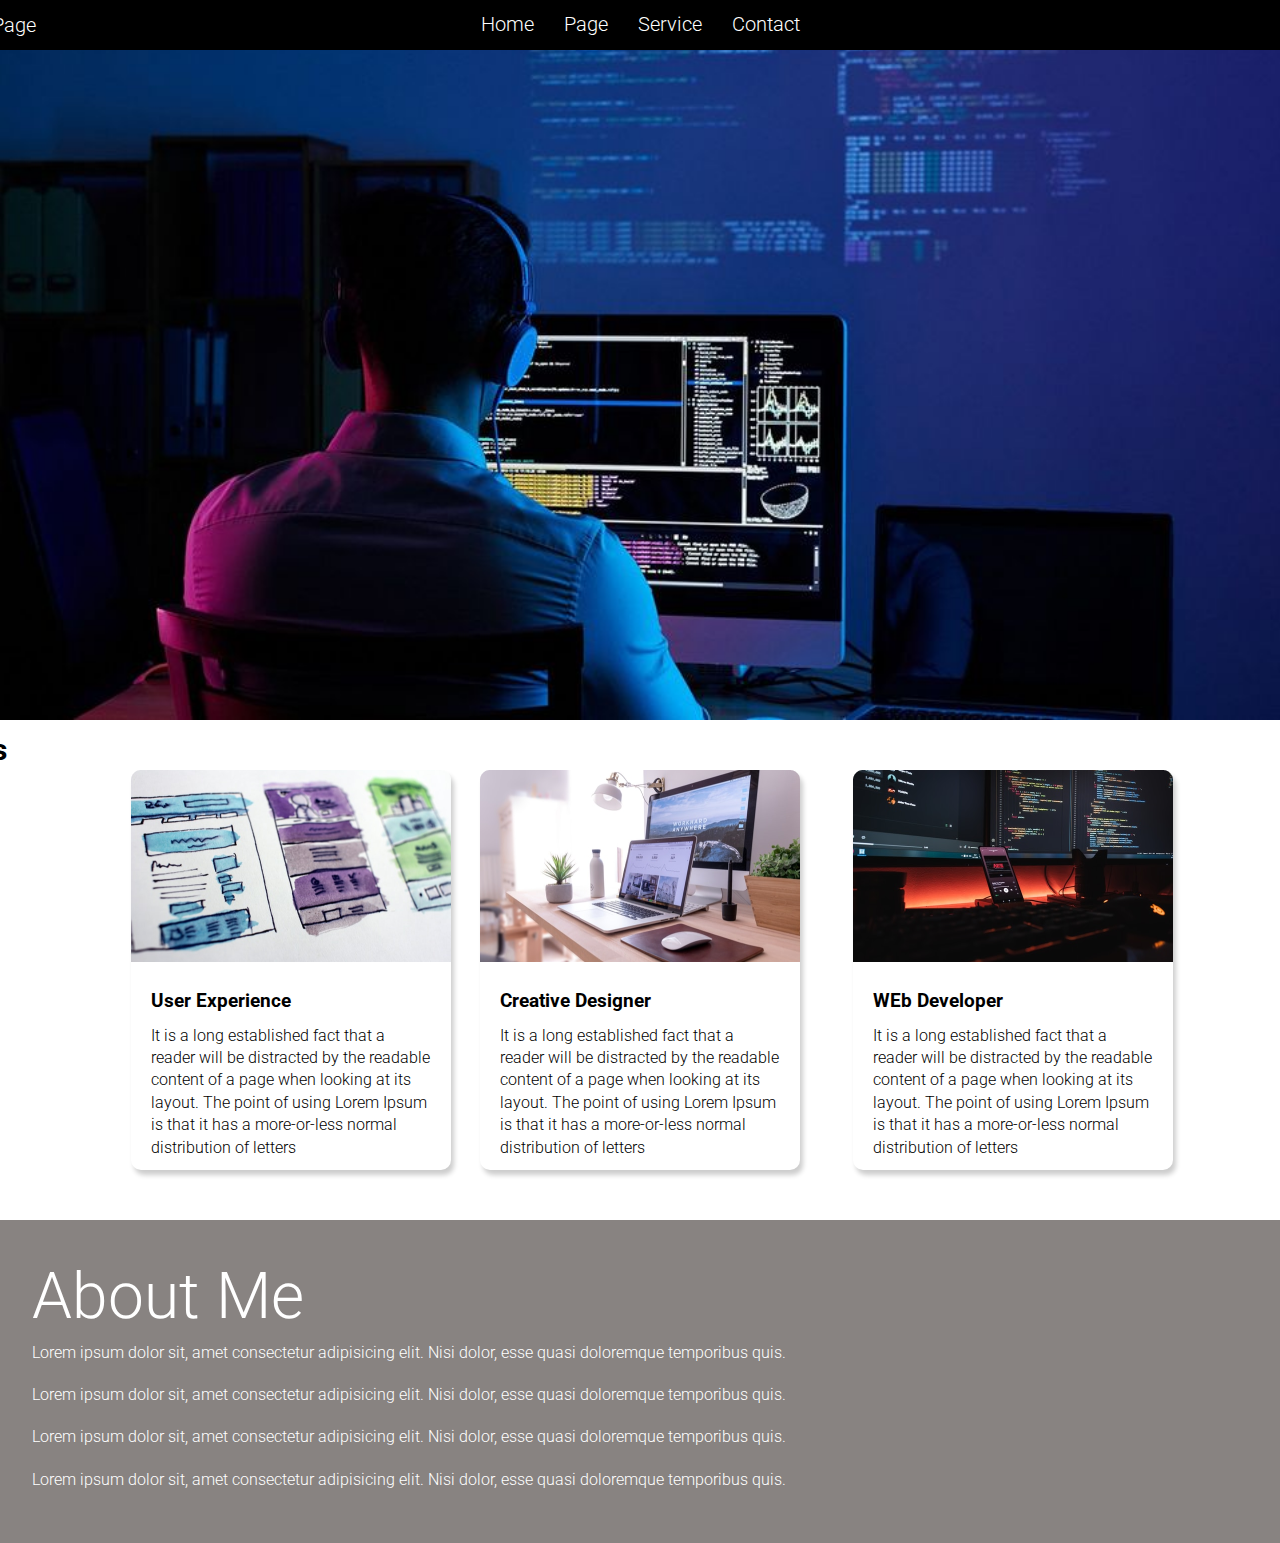
<file: Task1/index.html>
<!DOCTYPE html>
<html lang="en">

<head>
  <meta charset="UTF-8" />
  <meta http-equiv="X-UA-Compatible" content="IE=edge" />
  <meta name="viewport" content="width=device-width, initial-scale=1.0" />

  <link rel="stylesheet" href="style.css" />
</head>

<body>

  <section class="hero_section">
    <div class="text_container">

      <div class="header">
        <a href="#">Home</a>
        <a href="#">Page</a>
        <a href="#">Service</a>
        <a href="#">Contact</a>
      </div>

      <div class="landing">Landing Page</div>

    </div>
  </section>

  <section class="work">

    <div class="grid_item">
      <div class="services">Our <span>Services</span></div>
      <div class="card">
        <div class="image_container">
          <img src="images/uiux.png" alt="User Experience" />
        </div>


        <div class="card_content">

          <h3>User Experience</h3>
          <p>
            It is a long established fact that a reader will be distracted by the readable content of a page when
            looking at its layout. The point of using Lorem Ipsum is that it has a more-or-less normal distribution of
            letters
          </p>
        </div>
      </div>
    </div>
    <div class="grid_item">
      <div class="card">
        <div class="image_container">
          <img src="images/web.png" alt="Creative Designer" />
        </div>
        <div class="card_content">
          <h3>Creative Designer</h3>
          <p>
            It is a long established fact that a reader will be distracted by the readable content of a page when
            looking at its layout. The point of using Lorem Ipsum is that it has a more-or-less normal distribution of
            letters

          </p>
        </div>
      </div>
    </div>
    <div class="grid_item">
      <div class="card">
        <div class="image_container">
          <img src="images/image.png" alt="web development" />
        </div>
        <div class="card_content">
          <h3>WEb Developer</h3>
          <p>
            It is a long established fact that a reader will be distracted by the readable content of a page when
            looking at its layout. The point of using Lorem Ipsum is that it has a more-or-less normal distribution of
            letters

          </p>
        </div>
      </div>
    </div>
  </section>
  <section class="bottom_section">

    <div class="about">
      <h2>About Me</h2>

      <p>
        Lorem ipsum dolor sit, amet consectetur adipisicing elit. Nisi dolor,
        esse quasi doloremque temporibus quis.
      </p>
      <p>
        Lorem ipsum dolor sit, amet consectetur adipisicing elit. Nisi dolor,
        esse quasi doloremque temporibus quis.
      </p>

      <p>
        Lorem ipsum dolor sit, amet consectetur adipisicing elit. Nisi dolor,
        esse quasi doloremque temporibus quis.
      </p>
      <p>
        Lorem ipsum dolor sit, amet consectetur adipisicing elit. Nisi dolor,
        esse quasi doloremque temporibus quis.
      </p>

      <div class="ABME">
        <img src="images/about me.jpg">
      </div>
    </div>
  </section>

</body>

</html>
</file>
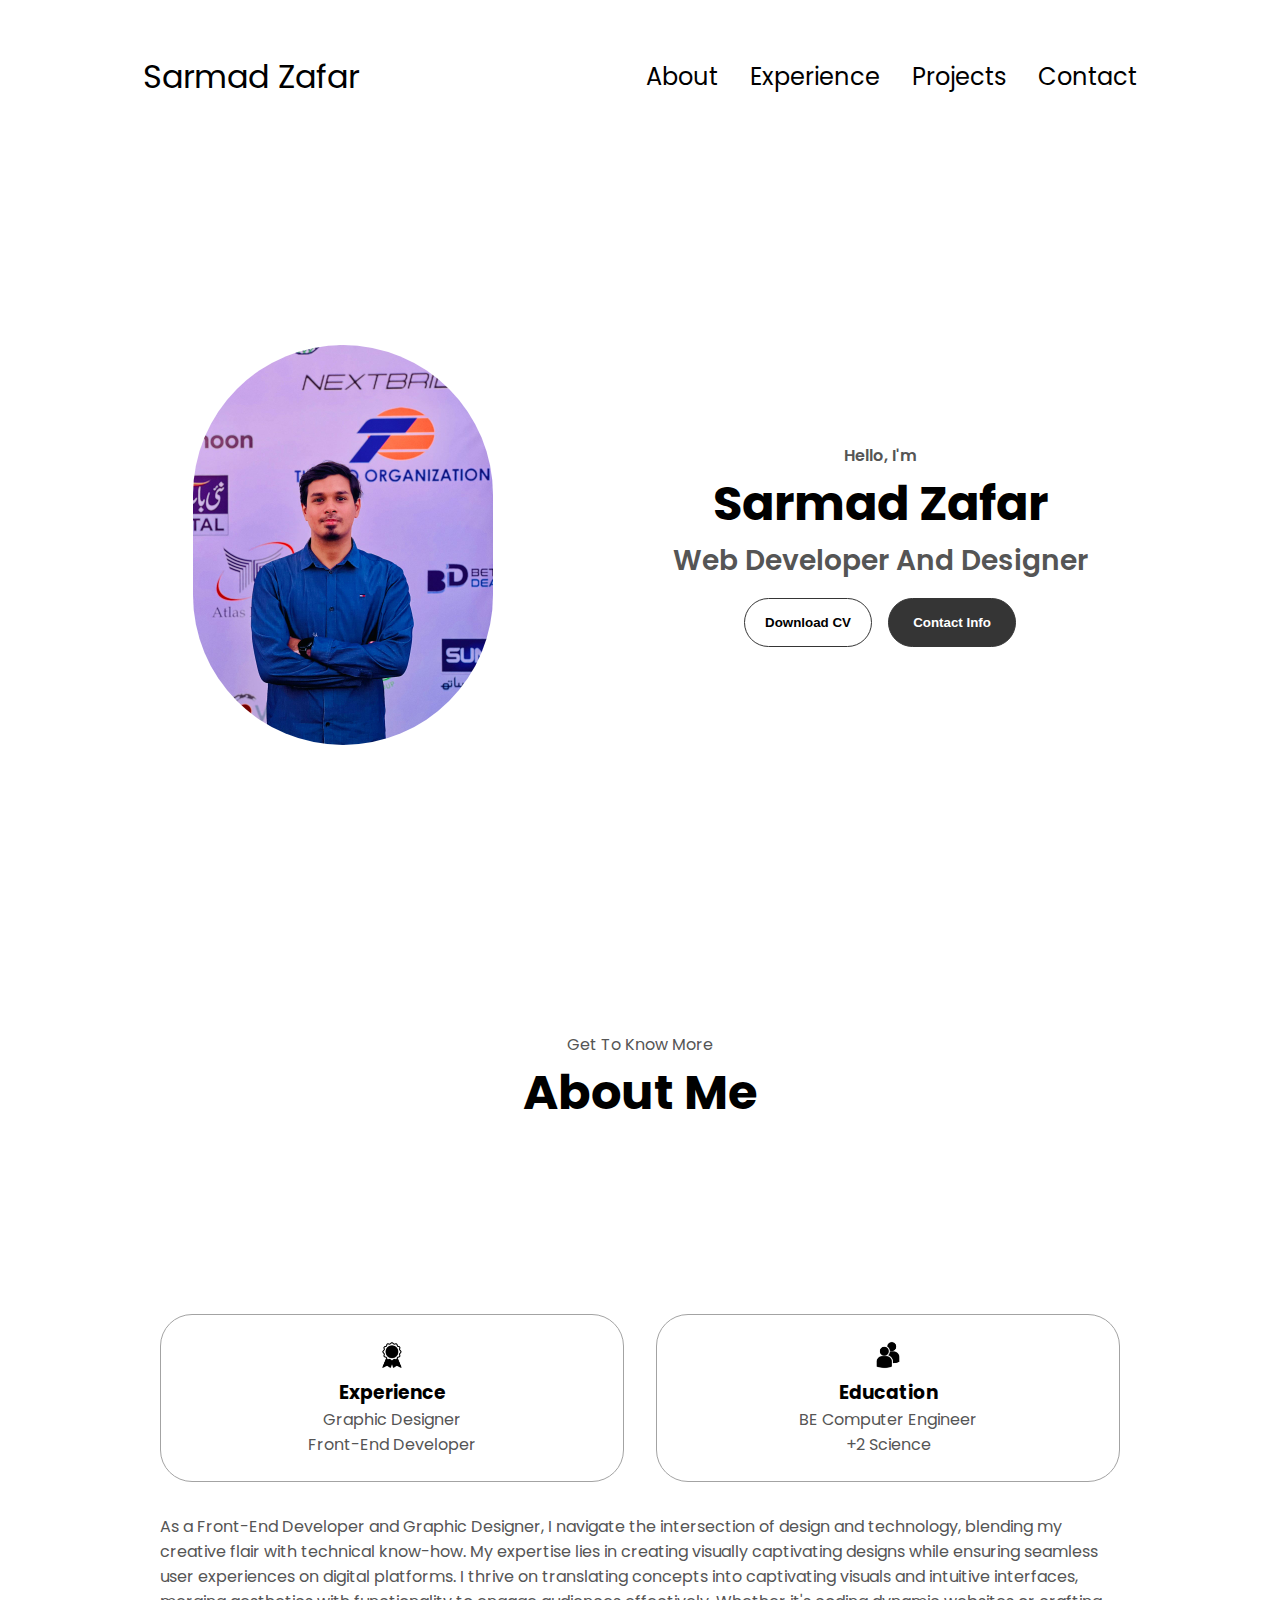
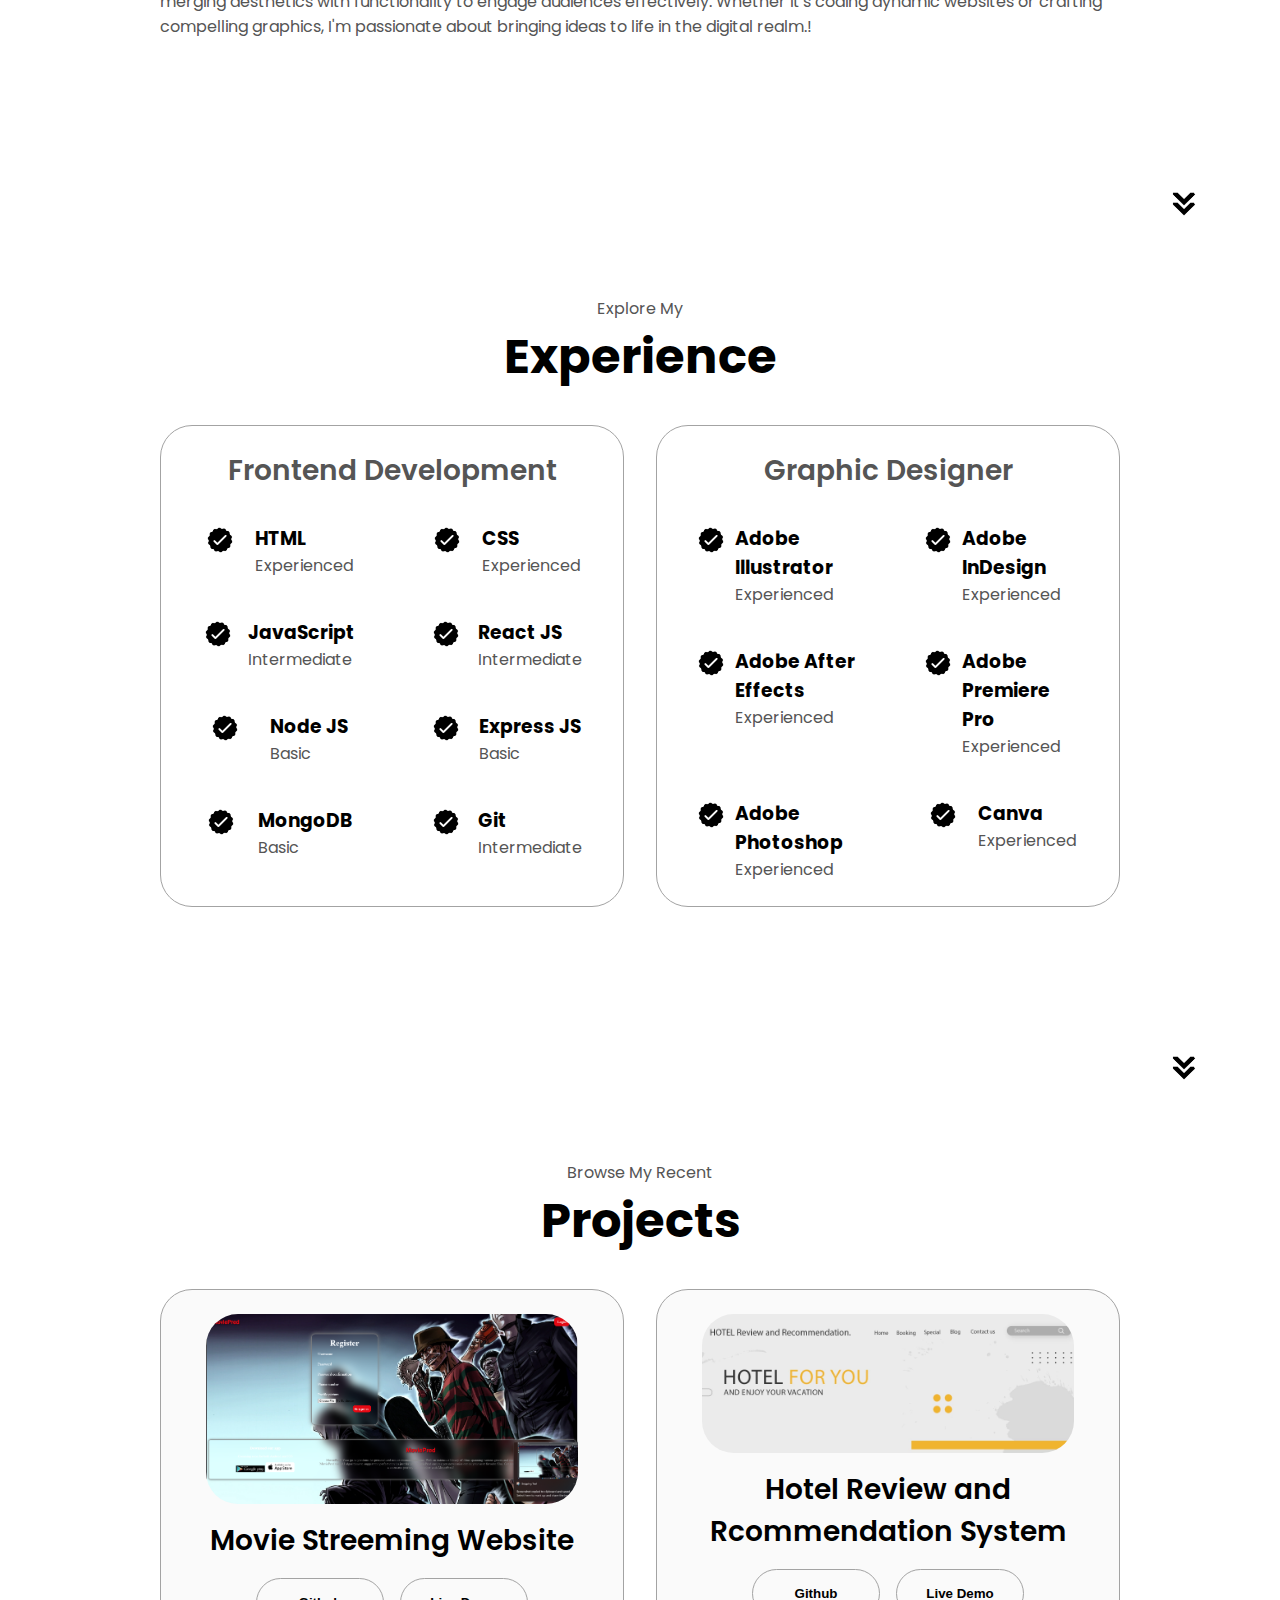
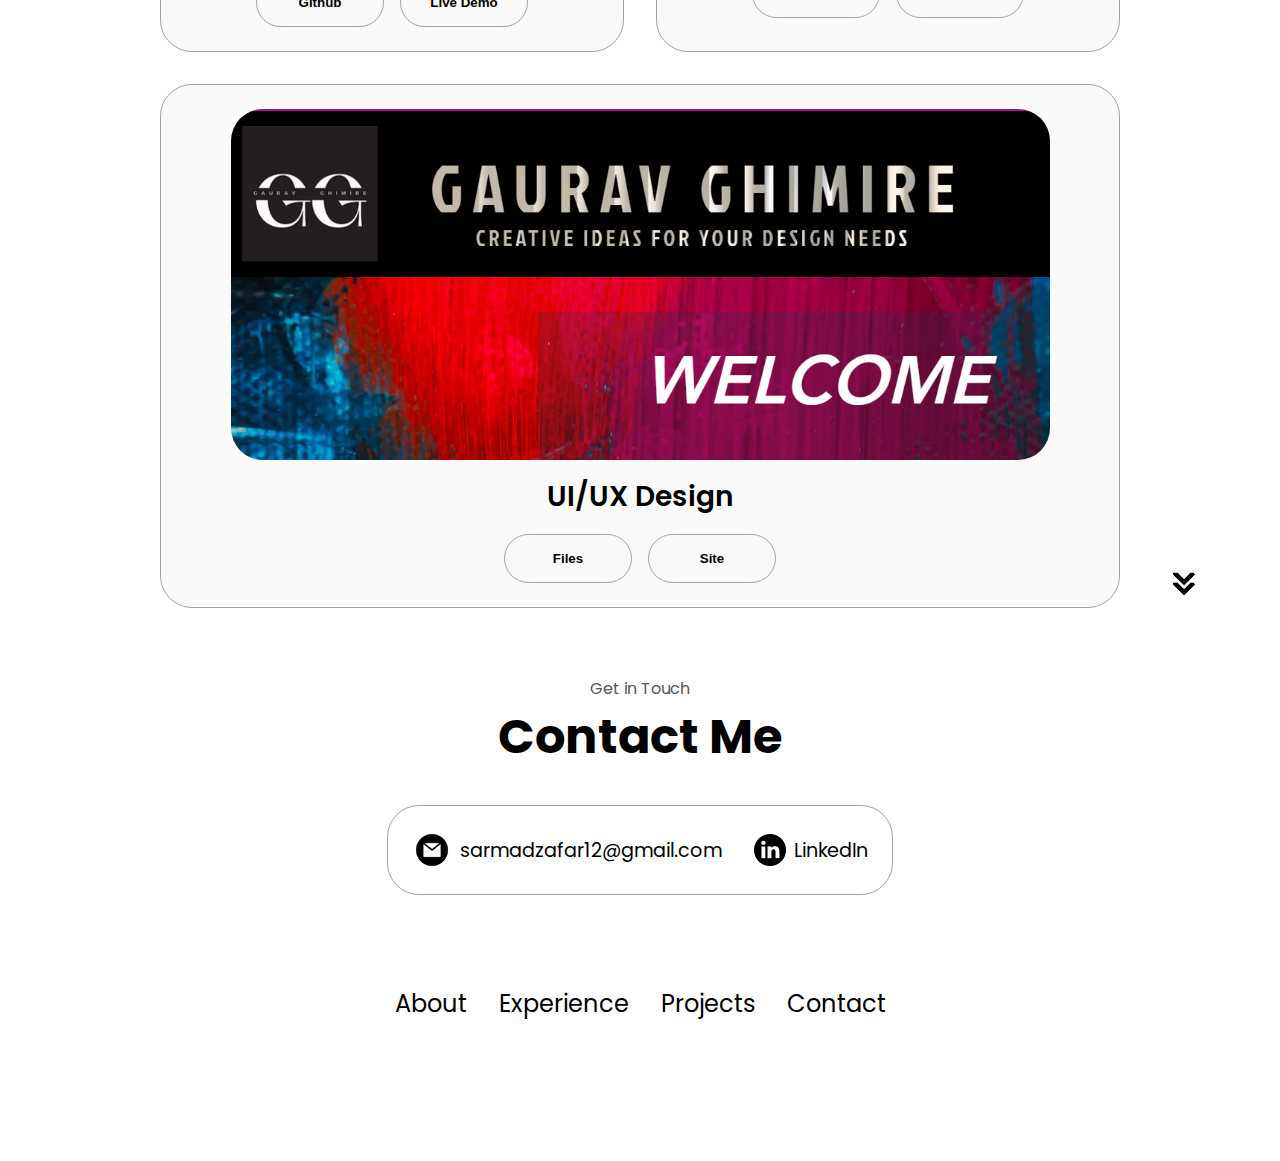
<file: task2/index.html>
<!DOCTYPE html>
<html lang="en">
  <head>
    <meta charset="UTF-8" />
    <meta http-equiv="X-UA-Compatible" content="IE=edge" />
    <meta name="viewport" content="width=device-width, initial-scale=1.0" />
    <title>My Portfolio</title>
    <link rel="stylesheet" href="style.css" />
    <link rel="stylesheet" href="mediaqueries.css" />
  </head>
  <body>
    <nav id="desktop-nav">
      <div class="logo">Sarmad Zafar</div>
      <div>
        <ul class="nav-links">
          <li><a href="#about">About</a></li>
          <li><a href="#experience">Experience</a></li>
          <li><a href="#projects">Projects</a></li>
          <li><a href="#contact">Contact</a></li>
        </ul>
      </div>
    </nav>
    <nav id="hamburger-nav">
      <div class="logo">Sarmad Zafar</div>
      <div class="hamburger-menu">
        <div class="hamburger-icon">
          <span></span>
          <span></span>
          <span></span>
        </div>
        <div class="menu-links">
          <li><a href="#about" >About</a></li>
          <li><a href="#experience" >Experience</a></li>
          <li><a href="#projects" >Projects</a></li>
          <li><a href="#contact" >Contact</a></li>
        </div>
      </div>
    </nav>
    <section id="profile">
      <div class="section__pic-container">
        <img src="sarmad.jpeg" alt=" profile picture" />
      </div>
      <div class="section__text">
        <p class="section__text__p1">Hello, I'm</p>
        <h1 class="title">Sarmad Zafar</h1>
        <p class="section__text__p2">Web Developer And Designer</p>
        <div class="btn-container">
          <button
            class="btn btn-color-2"
           
          >
            Download CV
          </button>
          <button class="btn btn-color-1" onclick="location.href='./#contact'">
            Contact Info
          </button>
        </div>
        
      </div>
    </section>
    <section id="about">
      <p class="section__text__p1">Get To Know More</p>
      <h1 class="title">About Me</h1>
      <div class="section-container">
        
        <div class="about-details-container">
          <div class="about-containers">
            <div class="details-container">
              <img
                src="./assets/experience.png"
                alt="Experience icon"
                class="icon"
              />
              <h3>Experience</h3>
              <p>Graphic Designer <br /> Front-End Developer</p>
              
            </div>
            <div class="details-container">
              <img
                src="./assets/education.png"
                alt="Education icon"
                class="icon"
              />
              <h3>Education</h3>
              <p>BE Computer Engineer<br />+2 Science</p>
            </div>
          </div>
          <div class="text-container">
            <p>
              As a Front-End Developer and Graphic Designer, I navigate the intersection of design and technology, blending my creative flair with technical know-how. My expertise lies in creating visually captivating designs while ensuring seamless user experiences on digital platforms. I thrive on translating concepts into captivating visuals and intuitive interfaces, merging aesthetics with functionality to engage audiences effectively. Whether it's coding dynamic websites or crafting compelling graphics, I'm passionate about bringing ideas to life in the digital realm.!
            </p>
          </div>
        </div>
      </div>
      <img
        src="./assets/arrow.png"
        alt="Arrow icon"
        class="icon arrow"
        onclick="location.href='./#experience'"
      />
    </section>
    <section id="experience">
      <p class="section__text__p1">Explore My</p>
      <h1 class="title">Experience</h1>
      <div class="experience-details-container">
        <div class="about-containers">
          <div class="details-container">
            <h2 class="experience-sub-title">Frontend Development</h2>
            <div class="article-container">
              <article>
                <img
                  src="./assets/checkmark.png"
                  alt="Experience icon"
                  class="icon"
                />
                <div>
                  <h3>HTML</h3>
                  <p>Experienced</p>
                </div>
              </article>
              <article>
                <img
                  src="./assets/checkmark.png"
                  alt="Experience icon"
                  class="icon"
                />
                <div>
                  <h3>CSS</h3>
                  <p>Experienced</p>
                </div>
              </article>
              <article>
                <img
                  src="./assets/checkmark.png"
                  alt="Experience icon"
                  class="icon"
                />
                <div>
                  <h3>JavaScript</h3>
                  <p>Intermediate</p>
                </div>
              </article>
              <article>
                <img
                  src="./assets/checkmark.png"
                  alt="Experience icon"
                  class="icon"
                />
                <div>
                  <h3>React JS</h3>
                  <p>Intermediate</p>
                </div>
              </article>
              <article>
                <img
                  src="./assets/checkmark.png"
                  alt="Experience icon"
                  class="icon"
                />
                <div>
                  <h3>Node JS</h3>
                  <p>Basic</p>
                </div>
              </article>
              <article>
                <img
                  src="./assets/checkmark.png"
                  alt="Experience icon"
                  class="icon"
                />
                <div>
                  <h3>Express JS</h3>
                  <p>Basic</p>
                </div>
              </article>
              <article>
                <img
                  src="./assets/checkmark.png"
                  alt="Experience icon"
                  class="icon"
                />
                <div>
                  <h3>MongoDB</h3>
                  <p>Basic</p>
                </div>
              </article>
              <article>
                <img
                  src="./assets/checkmark.png"
                  alt="Experience icon"
                  class="icon"
                />
                <div>
                  <h3>Git</h3>
                  <p>Intermediate</p>
                </div>
              </article>
            </div>
          </div>
          <div class="details-container">
            <h2 class="experience-sub-title">Graphic Designer</h2>
            <div class="article-container">
              <article>
                <img
                  src="./assets/checkmark.png"
                  alt="Experience icon"
                  class="icon"
                />
                <div>
                  <h3>Adobe Illustrator</h3>
                  <p>Experienced</p>
                </div>
              </article>
              <article>
                <img
                  src="./assets/checkmark.png"
                  alt="Experience icon"
                  class="icon"
                />
                <div>
                  <h3>Adobe InDesign</h3>
                  <p>Experienced</p>
                </div>
              </article>
              <article>
                <img
                  src="./assets/checkmark.png"
                  alt="Experience icon"
                  class="icon"
                />
                <div>
                  <h3>Adobe After Effects</h3>
                  <p>Experienced</p>
                </div>
              </article>
              <article>
                <img
                  src="./assets/checkmark.png"
                  alt="Experience icon"
                  class="icon"
                />
                <div>
                  <h3>Adobe Premiere Pro</h3>
                  <p>Experienced</p>
                </div>
              </article>
              <article>
                <img
                  src="./assets/checkmark.png"
                  alt="Experience icon"
                  class="icon"
                />
                <div>
                  <h3>Adobe Photoshop</h3>
                  <p>Experienced</p>
                </div>
              </article>
              <article>
                <img
                  src="./assets/checkmark.png"
                  alt="Experience icon"
                  class="icon"
                />
                <div>
                  <h3>Canva</h3>
                  <p>Experienced</p>
                </div>
              </article>
            </div>
          </div>
        </div>
      </div>
      <img
        src="./assets/arrow.png"
        alt="Arrow icon"
        class="icon arrow"
        onclick="location.href='./#projects'"
      />
    </section>
    <section id="projects">
      <p class="section__text__p1">Browse My Recent</p>
      <h1 class="title">Projects</h1>
      <div class="experience-details-container">
        <div class="about-containers">
          <div class="details-container color-container">
            <div class="article-container">
              <img
                src="./assets/Page 1.png"
                alt="Project 1"
                class="project-img"
              />
            </div>
            <h2 class="experience-sub-title project-title">Movie Streeming Website</h2>
            <div class="btn-container">
              <button
                class="btn btn-color-2 project-btn"
               
              >
                Github
              </button>
              <button
                class="btn btn-color-2 project-btn"
              
              >
                Live Demo
              </button>
            </div>
          </div>
          <div class="details-container color-container">
            <div class="article-container">
              <img
                src="./assets/8837944.jpg"
                alt="Project 2"
                class="project-img"
              />
            </div>
            <h2 class="experience-sub-title project-title">Hotel Review and Rcommendation System</h2>
            <div class="btn-container">
              <button
                class="btn btn-color-2 project-btn"
              
              >
                Github
              </button>
              <button
                class="btn btn-color-2 project-btn"
              
              >
                Live Demo
              </button>
            </div>
          </div>
          <div class="details-container color-container">
            <div class="article-container">
              <img
                src="./assets/Screenshot (15).png"
                alt="Project 3"
                class="project-img"
              />
            </div>
            <h2 class="experience-sub-title project-title">UI/UX Design</h2>
            <div class="btn-container">
              <button
                class="btn btn-color-2 project-btn"
                
              >
                Files
              </button>
              <button
                class="btn btn-color-2 project-btn"
               
              >
                Site
              </button>
            </div>
          </div>
        </div>
      </div>
      <img
        src="./assets/arrow.png"
        alt="Arrow icon"
        class="icon arrow"
        onclick="location.href='./#contact'"
      />
    </section>
    <section id="contact">
      <p class="section__text__p1">Get in Touch</p>
      <h1 class="title">Contact Me</h1>
      <div class="contact-info-upper-container">
        <div class="contact-info-container">
          <img
            src="./assets/email.png"
            alt="Email icon"
            class="icon contact-icon email-icon"
          />
          <p><a href="mailto:examplemail@gmail.com">sarmadzafar12@gmail.com</a></p>
        </div>
        <div class="contact-info-container">
          <img
            src="./assets/linkedin.png"
            alt="LinkedIn icon"
            class="icon contact-icon"
          />
          <p><a href="https://www.linkedin.com/in/sarmadzafar11/">LinkedIn</a></p>
        </div>
      </div>
    </section>
    <footer>
      <nav>
        <div class="nav-links-container">
          <ul class="nav-links">
            <li><a href="#about">About</a></li>
            <li><a href="#experience">Experience</a></li>
            <li><a href="#projects">Projects</a></li>
            <li><a href="#contact">Contact</a></li>
          </ul>
        </div>
      </nav>
     
   
    
  </body>
</html>
</file>
<file: Task1/style.css>
@import url("https://fonts.googleapis.com/css2?family=Roboto:ital,wght@0,100;0,300;0,400;0,500;0,700;0,900;1,100;1,300;1,400;1,500;1,700;1,900&display=swap");

* {
  margin: 0;
  padding: 0;
  box-sizing: border-box;
}

html,
body {
  line-height: 1.4;
  font-weight: 300;
  font-family: "Roboto", sans-serif;
}

.hero_section {
  background-image: url(images/hero.jpg);
  min-height: 80vh;
  background-position: center;
  background-size: cover;
  background-repeat: no-repeat;
}

.hero_section .text_container .header {
  background-color: #000;
  width: 100%;
  height: 50px;
  margin: 0px;
  position: absolute;
  right: 00px;
  top: 0px;
  text-align: center;
  display: inline-block;

}

.hero_section .text_container .header a {
  text-decoration: none;
  color: white;
  margin: 13px;
  font-size: 20px;
  position: relative;
  top: 10px
}

.hero_section .text_container .landing {

  position: relative;
  left: -340px;
  bottom: 53px;
  font-size: 20px
}


.text_container {
  color: white;
  max-width: 800px;
  margin: 0 auto;
  padding-top: 64px;
  padding-left: 16px;
}



.work {
  display: grid;
  gap: 20px;
  grid-template-columns: repeat(auto-fit, minmax(320px, 1fr));

  max-width: 1100px;
  margin: 50px auto;
}

.grid_item {
  display: flex;
  justify-content: center;
  align-items: center;
}

.grid_item .services {
  color: rgb(0, 0, 0);
  font-size: 20px;
  position: relative;
  bottom: 220px;
  left: -250px;
  font-size: 30px;
  font-weight: bold;


}

.grid_item .services span {
  position: absolute;
  bottom: 0px;
  left: 60px;
  font-weight: bold;


}

.card {
  max-width: 320px;
  height: 400px;
  border-radius: 10px;
  box-shadow: 3px 5px 5px rgba(1, 1, 1, 0.2);
  transition: 0.2s ease-in-out;
}

.card:hover {
  transform: scale(1.04);
  box-shadow: 3px 5px 5px rgba(1, 1, 1, 0.3);
  transition: 0.2s ease-in-out;
}

.card_content {
  padding: 20px;
}

.card_content h3 {
  margin-bottom: 10px;
}

.bottom_section {
  display: flex;
}

.about {
  background-color: #888381;
}


.about {
  min-height: 300px;
  width: 100%;
  padding: 32px;
  color: white;
}


.about img {
  position: absolute;
  height: 280px;
  left: 1500px;
  bottom: -620px
}

.about h2 {
  font-size: 64px;
  font-weight: 300;
}

.about p {
  margin-bottom: 20px;
}


@media (max-width: 786px) {
  .hero_section {
    min-height: 50vh;
  }

  .text_container {
    padding: 10px 0;
    text-align: center;
  }

  .lg_text {
    font-size: 32px;
  }

  .black_box h2 {
    font-size: 24px;
  }

  .black_box h2 span {
    font-weight: 400;
    font-size: 32px;
  }

  .bottom_section {
    flex-direction: column;
  }

  h1 {
    font-size: 32px;
  }

  .about h2,
  .contact h2 {
    font-size: 32px;
  }
}
</file>
<file: task2/style.css>
/* GENERAL */

@import url("https://fonts.googleapis.com/css2?family=Poppins:wght@300;400;500;600&display=swap");

* {
  margin: 0;
  padding: 0;
}

body {
  font-family: "Poppins", sans-serif;
}

html {
  scroll-behavior: smooth;
}

p {
  color: rgb(85, 85, 85);
}

/* TRANSITION */

a,
.btn {
  transition: all 300ms ease;
}

/* DESKTOP NAV */

nav,
.nav-links {
  display: flex;
}

nav {
  justify-content: space-around;
  align-items: center;
  height: 17vh;
}

.nav-links {
  gap: 2rem;
  list-style: none;
  font-size: 1.5rem;
}

a {
  color: black;
  text-decoration: none;
  text-decoration-color: white;
}

a:hover {
  color: grey;
  text-decoration: underline;
  text-underline-offset: 1rem;
  text-decoration-color: rgb(181, 181, 181);
}

.logo {
  font-size: 2rem;
}

.logo:hover {
  cursor: default;
}



#hamburger-nav {
  display: none;
}

.hamburger-menu {
  position: relative;
  display: inline-block;
}

.hamburger-icon {
  display: flex;
  flex-direction: column;
  justify-content: space-between;
  height: 24px;
  width: 30px;
  cursor: pointer;
}

.hamburger-icon span {
  width: 100%;
  height: 2px;
  background-color: black;
  transition: all 0.3 ease-in-out;
}

.menu-links {
  position: absolute;
  top: 100%;
  right: 0;
  background-color: white;
  width: fit-content;
  max-height: 0;
  overflow: hidden;
  transition: all 0.3 ease-in-out;
}

.menu-links a {
  display: block;
  padding: 10px;
  text-align: center;
  font-size: 1.5rem;
  color: black;
  text-decoration: none;
  transition: all 0.3 ease-in-out;
}

.menu-links li {
  list-style: none;
}

.menu-links.open {
  max-height: 300px;
}

.hamburger-icon.open span:first-child {
  transform: rotate(45deg) translate(10px, 5px);
}

.hamburger-icon.open span:nth-child(2) {
  opacity: 0;
}

.hamburger-icon.open span:last-child {
  transform: rotate(-45deg) translate(10px, -5px);
}

.hamburger-icon span:first-child {
  transform: none;
}

.hamburger-icon span:first-child {
  opacity: 1;
}

.hamburger-icon span:first-child {
  transform: none;
}


section {
  padding-top: 4vh;
  height: 96vh;
  margin: 0 10rem;
  box-sizing: border-box;
  min-height: fit-content;
}

.section-container {
  display: flex;
}



#profile {
  display: flex;
  justify-content: center;
  gap: 5rem;
  height: 80vh;
  border-radius: 100px;
}

.section__pic-container {
  display: flex;
  height: 400px;
  width: 400px;
  margin: auto 0;
  border-radius: 100px;
}
.section__pic-container img {

  border-radius: 300px;
}

.section__text {
  align-self: center;
  text-align: center;
}

.section__text p {
  font-weight: 600;
}

.section__text__p1 {
  text-align: center;
}

.section__text__p2 {
  font-size: 1.75rem;
  margin-bottom: 1rem;
}

.title {
  font-size: 3rem;
  text-align: center;
}

#socials-container {
  display: flex;
  justify-content: center;
  margin-top: 1rem;
  gap: 1rem;
}

/* ICONS */

.icon {
  cursor: pointer;
  height: 2rem;
}

/* BUTTONS */

.btn-container {
  display: flex;
  justify-content: center;
  gap: 1rem;
}

.btn {
  font-weight: 600;
  transition: all 300ms ease;
  padding: 1rem;
  width: 8rem;
  border-radius: 2rem;
}

.btn-color-1,
.btn-color-2 {
  border: rgb(53, 53, 53) 0.1rem solid;
}

.btn-color-1:hover,
.btn-color-2:hover {
  cursor: pointer;
}

.btn-color-1,
.btn-color-2:hover {
  background: rgb(53, 53, 53);
  color: white;
}

.btn-color-1:hover {
  background: rgb(0, 0, 0);
}

.btn-color-2 {
  background: none;
}

.btn-color-2:hover {
  border: rgb(255, 255, 255) 0.1rem solid;
}

.btn-container {
  gap: 1rem;
}

/* ABOUT SECTION */

#about {
  position: relative;
}

.about-containers {
  gap: 2rem;
  margin-bottom: 2rem;
  margin-top: 2rem;
}

.about-details-container {
  justify-content: center;
  flex-direction: column;
}

.about-containers,
.about-details-container {
  display: flex;
}

.about-pic {
  border-radius: 2rem;
}

.arrow {
  position: absolute;
  right: -5rem;
  bottom: 2.5rem;
}

.details-container {
  padding: 1.5rem;
  flex: 1;
  background: white;
  border-radius: 2rem;
  border: rgb(53, 53, 53) 0.1rem solid;
  border-color: rgb(163, 163, 163);
  text-align: center;
}

.section-container {
  gap: 4rem;
  height: 80%;
}

.section__pic-container {
  height: 400px;
  width: 400px;
  margin: auto 0;
}

/* EXPERIENCE SECTION */

#experience {
  position: relative;
}

.experience-sub-title {
  color: rgb(85, 85, 85);
  font-weight: 600;
  font-size: 1.75rem;
  margin-bottom: 2rem;
}

.experience-details-container {
  display: flex;
  justify-content: center;
  flex-direction: column;
}

.article-container {
  display: flex;
  text-align: initial;
  flex-wrap: wrap;
  flex-direction: row;
  gap: 2.5rem;
  justify-content: space-around;
}

article {
  display: flex;
  width: 10rem;
  justify-content: space-around;
  gap: 0.5rem;
}

article .icon {
  cursor: default;
}

/* PROJECTS SECTION */

#projects {
  position: relative;
}

.color-container {
  border-color: rgb(163, 163, 163);
  background: rgb(250, 250, 250);
}

.project-img {
  border-radius: 2rem;
  width: 90%;
  height: 90%;
}

.project-title {
  margin: 1rem;
  color: black;
}

.project-btn {
  color: black;
  border-color: rgb(163, 163, 163);
}

/* CONTACT */

#contact {
  display: flex;
  justify-content: center;
  flex-direction: column;
  height: 70vh;
}

.contact-info-upper-container {
  display: flex;
  justify-content: center;
  border-radius: 2rem;
  border: rgb(53, 53, 53) 0.1rem solid;
  border-color: rgb(163, 163, 163);
  background: (250, 250, 250);
  margin: 2rem auto;
  padding: 0.5rem;
}

.contact-info-container {
  display: flex;
  align-items: center;
  justify-content: center;
  gap: 0.5rem;
  margin: 1rem;
}

.contact-info-container p {
  font-size: larger;
}

.contact-icon {
  cursor: default;
}

.email-icon {
  height: 2.5rem;
}

/* FOOTER SECTION */

footer {
  height: 26vh;
  margin: 0 1rem;
}

footer p {
  text-align: center;
}
</file>
<file: task2/mediaqueries.css>
/* Media Queries */

@media screen and (max-width: 1400px) {
    #profile {
      height: 83vh;
      margin-bottom: 6rem;
    }
    .about-containers {
      flex-wrap: wrap;
    }
    #contact,
    #projects {
      height: fit-content;
    }
  }
  
  @media screen and (max-width: 1200px) {
    #desktop-nav {
      display: none;
    }
    #hamburger-nav {
      display: flex;
    }
    #experience,
    .experience-details-container {
      margin-top: 2rem;
    }
    #profile,
    .section-container {
      display: block;
    }
    .arrow {
      display: none;
    }
    section,
    .section-container {
      height: fit-content;
    }
    section {
      margin: 0 5%;
    }
    .section__pic-container {
      width: 275px;
      height: 275px;
      margin: 0 auto 2rem;
    }
    .about-containers {
      margin-top: 0;
    }
  }
  
  @media screen and (max-width: 600px) {
    #contact,
    footer {
      height: 40vh;
    }
    #profile {
      height: 83vh;
      margin-bottom: 0;
    }
    article {
      font-size: 1rem;
    }
    footer nav {
      height: fit-content;
      margin-bottom: 2rem;
    }
    .about-containers,
    .contact-info-upper-container,
    .btn-container {
      flex-wrap: wrap;
    }
    .contact-info-container {
      margin: 0;
    }
    .contact-info-container p,
    .nav-links li a {
      font-size: 1rem;
    }
    .experience-sub-title {
      font-size: 1.25rem;
    }
    .logo {
      font-size: 1.5rem;
    }
    .nav-links {
      flex-direction: column;
      gap: 0.5rem;
      text-align: center;
    }
    .section__pic-container {
      width: auto;
      height: 46vw;
      justify-content: center;
    }
    .section__text__p2 {
      font-size: 1.25rem;
    }
    .title {
      font-size: 2rem;
    }
    .text-container {
      text-align: justify;
    }
  }
</file>
